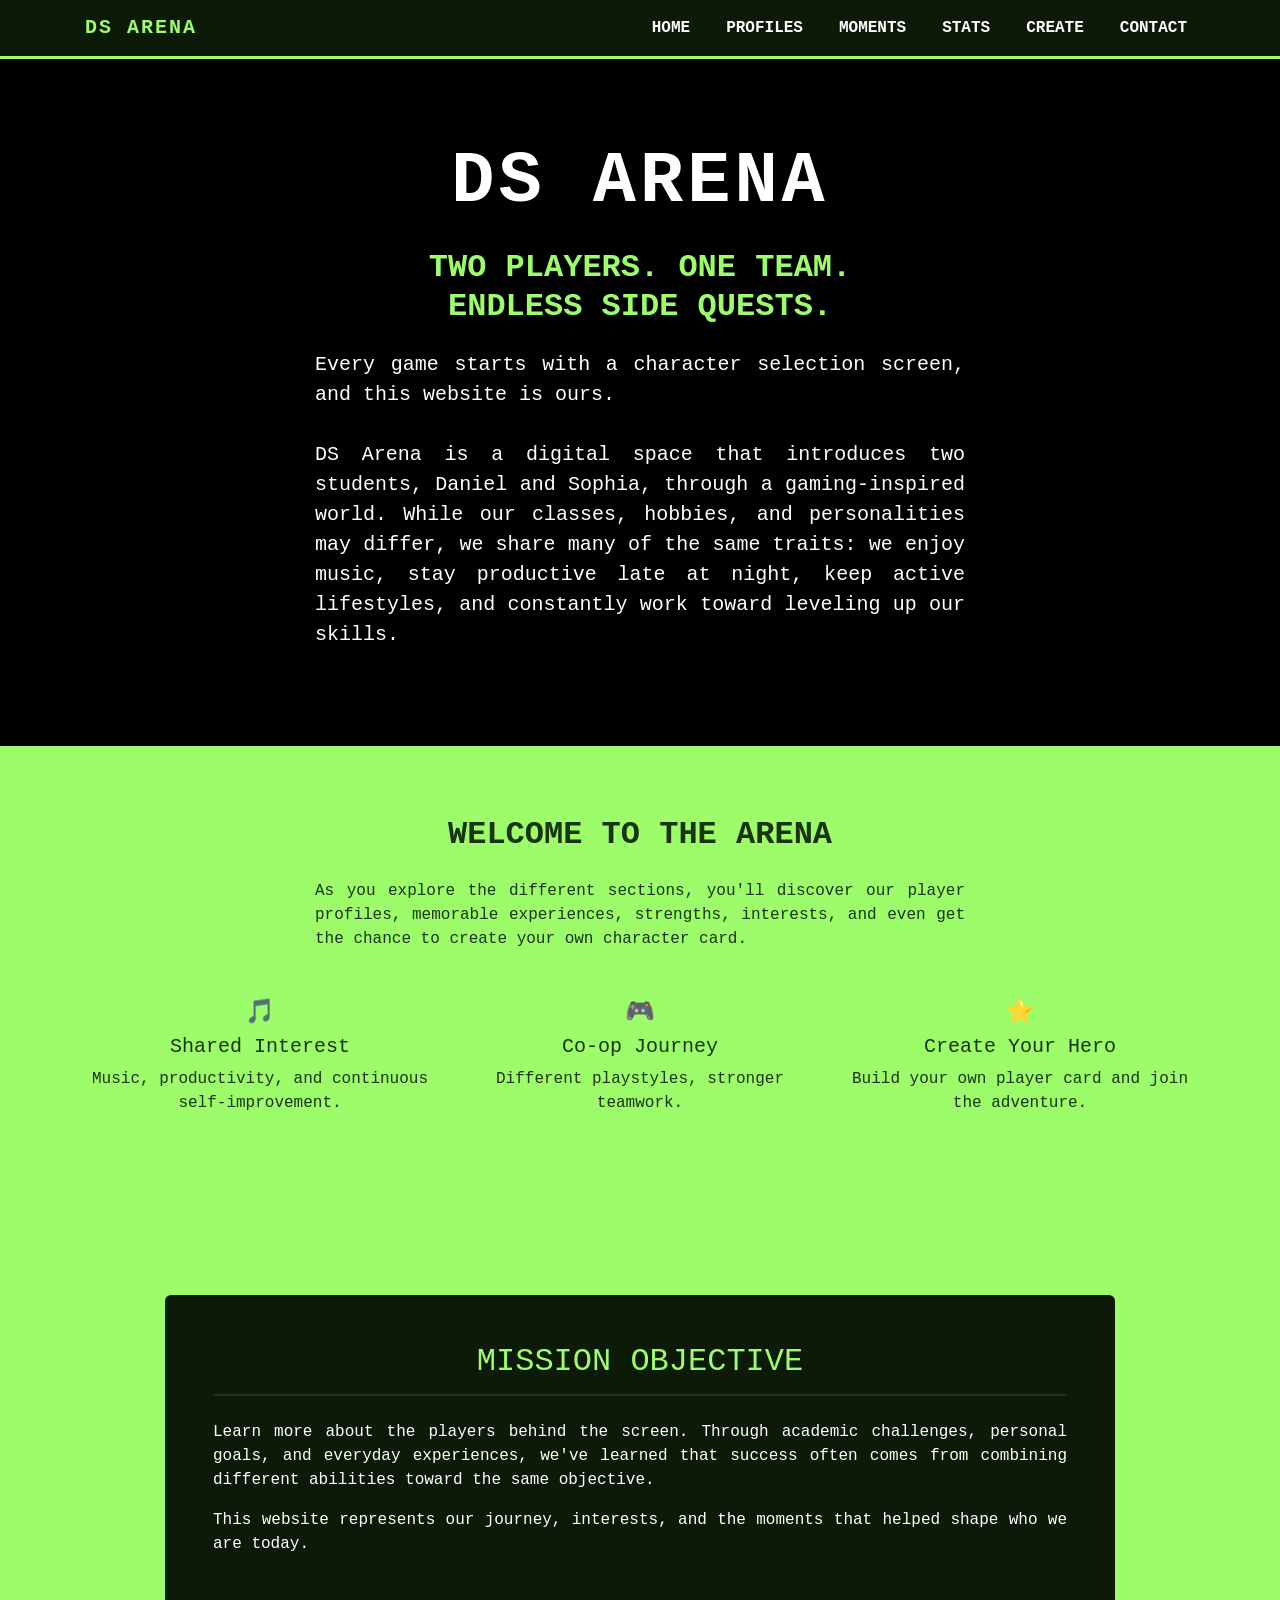
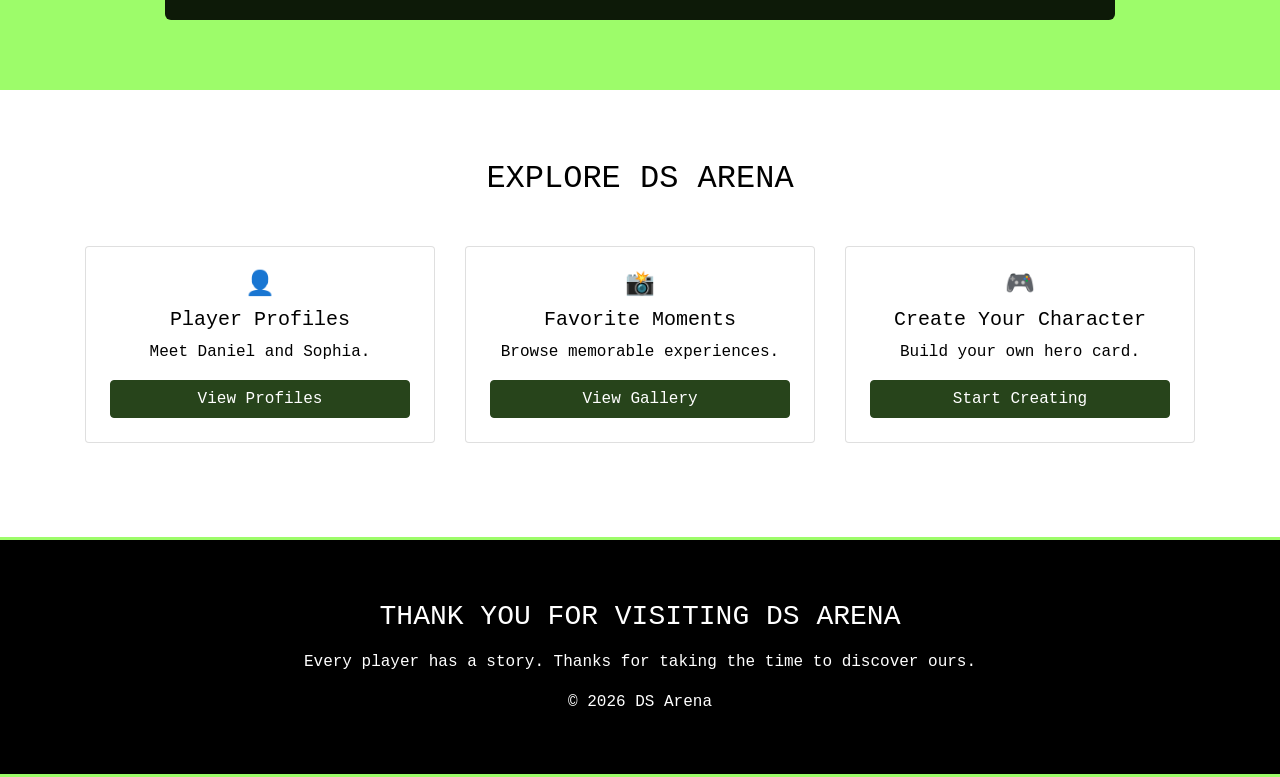
<file: index.html>
<!DOCTYPE html>
<html lang="en">
<head>
    <meta charset="UTF-8">
    <meta name="viewport" content="width=device-width, initial-scale=1.0">
    <title>DS Arena | Home</title>
    <link rel="stylesheet" href="https://cdn.jsdelivr.net/npm/bootstrap@4.6.2/dist/css/bootstrap.min.css">
    <link rel="stylesheet" href="styles1.css">
</head>
<body>

    <nav class="navbar navbar-expand-lg navbar-dark custom-nav sticky-top">
        <div class="container">
            <a class="navbar-brand arena-logo" href="index.html">DS ARENA</a>
            <button class="navbar-toggler" type="button" data-toggle="collapse" data-target="#navbarArena">
                <span class="navbar-toggler-icon"></span>
            </button>

            <div class="collapse navbar-collapse" id="navbarArena">
                <ul class="navbar-nav ml-auto">
                    <li class="nav-item">
                        <a class="nav-link activeMX" href="index.html">HOME</a>
                    </li>
                    <li class="nav-item">
                        <a class="nav-link activeMX" href="profiles.html">PROFILES</a>
                    </li>
                    <li class="nav-item">
                        <a class="nav-link activeMX" href="moments.html">MOMENTS</a>
                    </li>
                    <li class="nav-item">
                        <a class="nav-link activeMX" href="stats.html">STATS</a>
                    </li>
                    <li class="nav-item">
                        <a class="nav-link activeMX" href="create.html">CREATE</a>
                    </li>
                    <li class="nav-item">
                        <a class="nav-link activeMX" href="contact.html">CONTACT</a>
                    </li>
                </ul>
            </div>
        </div>
    </nav>

    <header class="hero-section">
        <div class="container text-center">
            <h1 class="display-3 main-title mb-4">DS ARENA</h1>
            <h2 class="subtitle-text mb-4">
                TWO PLAYERS. ONE TEAM.<br>
                ENDLESS SIDE QUESTS.
            </h2>
            <p class="lead text-justify max-text-box mx-auto">
                Every game starts with a character selection screen, and this website is ours.
                <br><br>
                DS Arena is a digital space that introduces two students, Daniel and Sophia, through a gaming-inspired world. While our classes, hobbies, and personalities may differ, we share many of the same traits: we enjoy music, stay productive late at night, keep active lifestyles, and constantly work toward leveling up our skills.
            </p>
        </div>
    </header>

    <section class="banner-lime">
        <div class="container text-center">
            <h2 class="banner-heading mb-4">WELCOME TO THE ARENA</h2>
            <p class="max-text-box mx-auto text-justify">
                As you explore the different sections, you'll discover our player profiles, memorable experiences, strengths, interests, and even get the chance to create your own character card.
            </p>
            <div class="row mt-5">
                <div class="col-md-4 mb-4">
                    <h4>🎵</h4>
                    <h5>Shared Interest</h5>
                    <p>Music, productivity, and continuous self-improvement.</p>
                </div>
                <div class="col-md-4 mb-4">
                    <h4>🎮</h4>
                    <h5>Co-op Journey</h5>
                    <p>Different playstyles, stronger teamwork.</p>
                </div>
                <div class="col-md-4 mb-4">
                    <h4>⭐</h4>
                    <h5>Create Your Hero</h5>
                    <p>Build your own player card and join the adventure.</p>
                </div>
            </div>
        </div>
    </section>

    <section class="profile-section">
        <div class="container">
            <div class="bio-container p-5 mx-auto">
                <h2 class="bio-title text-center mb-4">MISSION OBJECTIVE</h2>
                <p class="text-justify">
                    Learn more about the players behind the screen. Through academic challenges, personal goals, and everyday experiences, we've learned that success often comes from combining different abilities toward the same objective.
                </p>
                <p class="text-justify">
                    This website represents our journey, interests, and the moments that helped shape who we are today.
                </p>
            </div>
        </div>
    </section>

    <section class="stats-section">
        <div class="container text-center">
            <h2 class="mb-5">EXPLORE DS ARENA</h2>
            <div class="row">
                <div class="col-md-4 mb-4">
                    <div class="card p-4 h-100">
                        <h4>👤</h4>
                        <h5>Player Profiles</h5>
                        <p>Meet Daniel and Sophia.</p>
                        <a href="profiles.html" class="btn btn-success">View Profiles</a>
                    </div>
                </div>
                <div class="col-md-4 mb-4">
                    <div class="card p-4 h-100">
                        <h4>📸</h4>
                        <h5>Favorite Moments</h5>
                        <p>Browse memorable experiences.</p>
                        <a href="moments.html" class="btn btn-success">View Gallery</a>
                    </div>
                </div>
                <div class="col-md-4 mb-4">
                    <div class="card p-4 h-100">
                        <h4>🎮</h4>
                        <h5>Create Your Character</h5>
                        <p>Build your own hero card.</p>
                        <a href="create.html" class="btn btn-success">Start Creating</a>
                    </div>
                </div>
            </div>
        </div>
    </section>

    <footer class="feedback-banner">
        <div class="container text-center">
            <h3 class="mb-3">THANK YOU FOR VISITING DS ARENA</h3>
            <p>Every player has a story. Thanks for taking the time to discover ours.</p>
            <p class="mb-0">© 2026 DS Arena</p>
        </div>
    </footer>

    <script src="https://cdn.jsdelivr.net/npm/jquery@3.5.1/dist/jquery.slim.min.js"></script>
    <script src="https://cdn.jsdelivr.net/npm/bootstrap@4.6.2/dist/js/bootstrap.bundle.min.js"></script>
</body>
</html>
</file>
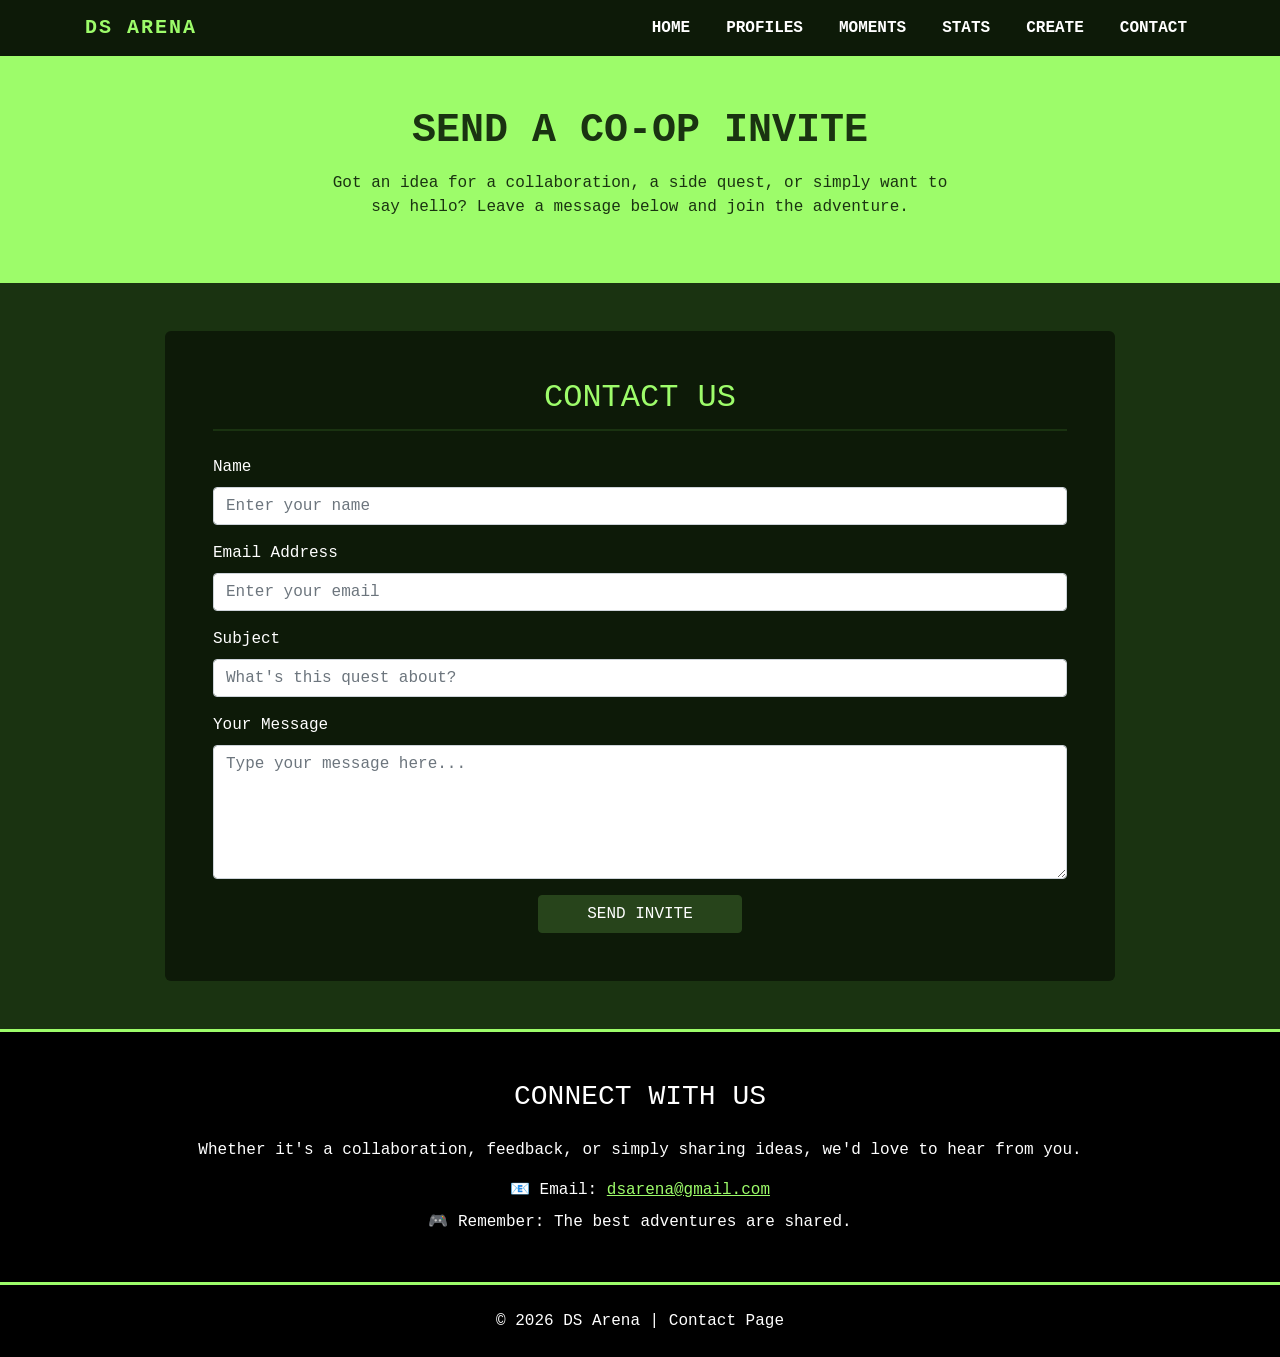
<file: contact.html>
<!DOCTYPE html>
  <html lang="en">
    <head>
      <meta charset="UTF-8">
      <meta name="viewport" content="width=device-width, initial-scale=1.0">
       <title>DS Arena | Contact</title>

    <!-- Bootstrap -->
      <link rel="stylesheet" href="https://cdn.jsdelivr.net/npm/bootstrap@4.6.2/dist/css/bootstrap.min.css">

      <!-- Shared CSS -->
      <link rel="stylesheet" href="styles1.css">
    </head>

 <body>

    <!-- nav -->

    <nav class="navbar navbar-expand-lg navbar-dark custom-nav sticky-top">
        <div class="container">

            <a class="navbar-brand arena-logo" href="index.html">
                DS ARENA</a>

            <button class="navbar-toggler"
                    type="button"
                    data-toggle="collapse"
                    data-target="#navbarArena">

                <span class="navbar-toggler-icon"></span>
            </button>

            <div class="collapse navbar-collapse" id="navbarArena">
                <ul class="navbar-nav ml-auto">

                    <li class="nav-item">
                        <a class="nav-link activeMX" href="index.html">HOME</a>
                    </li>

                    <li class="nav-item">
                        <a class="nav-link activeMX" href="profiles.html">PROFILES</a>
                    </li>

                    <li class="nav-item">
                        <a class="nav-link activeMX" href="moments.html">MOMENTS</a>
                    </li>

                    <li class="nav-item">
                        <a class="nav-link activeMX" href="stats.html">STATS</a>
                    </li>

                    <li class="nav-item">
                        <a class="nav-link activeMX" href="create.html">CREATE</a>
                    </li>

                    <li class="nav-item">
                        <a class="nav-link activeMX" href="contact.html">CONTACT</a>
                    </li>

                </ul>
            </div>
        </div>
    </nav>

    <!-- header -->

    <header class="banner-lime py-5">
        <div class="container text-center">
            <h1 class="section-title mb-3">
                SEND A CO-OP INVITE</h1>

            <p class="max-text-box mx-auto">
                Got an idea for a collaboration,
                a side quest, or simply want to say hello?
                Leave a message below and join the adventure.
            </p>
        </div>
    </header>

    <!--  Contact Form -->

    <section class="contact-isolated-section py-5">
        <div class="container">
            <div class="bio-container p-5 mx-auto">
                <h2 class="bio-title text-center mb-4">
                    CONTACT US</h2>

                <form>
                    <div class="form-group">
                        <label> Name</label>
                        <input type="text"
                               class="form-control"
                               placeholder="Enter your name"
                               required>
                    </div>

                    <div class="form-group">
                        <label> Email Address</label>
                        <input type="email"
                               class="form-control"
                               placeholder="Enter your email"
                               required>
                    </div>

                    <div class="form-group">
                        <label>Subject</label>
                        <input type="text"
                               class="form-control"
                               placeholder="What's this quest about?"
                               required>
                    </div>

                    <div class="form-group">
                        <label>Your Message</label>
                        <textarea class="form-control"
                                  rows="5"
                                  placeholder="Type your message here..."
                                  required></textarea>
                    </div>

                    <div class="text-center">
                        <button type="submit"
                                class="btn btn-success px-5">  SEND INVITE
                        </button>
                    </div>
                </form>
            </div>
        </div>
    </section>

    <!-- contact details= -->

    <section class="feedback-banner py-5">
        <div class="container text-center">
            <h3 class="mb-4">
                CONNECT WITH US</h3>

            <p>
                Whether it's a collaboration,
                feedback, or simply sharing ideas,
                we'd love to hear from you.
            </p>

            <p class="mb-2">
                📧 Email:
                <span class="email-highlight">
                    dsarena@gmail.com
                </span>
            </p>

            <p class="mb-0">
                🎮 Remember:
                The best adventures are shared.
            </p>
        </div>
    </section>

    <!-- =========================
         FOOTER
    ========================== -->

    <footer class="hero-section py-4">
  
        <div class="container text-center">
            <p class="mb-0 text-white">
                © 2026 DS Arena | Contact Page
            </p>
        </div>
    </footer>

    <!-- Bootstrap -->

    <script src="https://cdn.jsdelivr.net/npm/jquery@3.5.1/dist/jquery.slim.min.js"></script>
    <script src="https://cdn.jsdelivr.net/npm/bootstrap@4.6.2/dist/js/bootstrap.bundle.min.js"></script>

  </body>
</html>
</file>
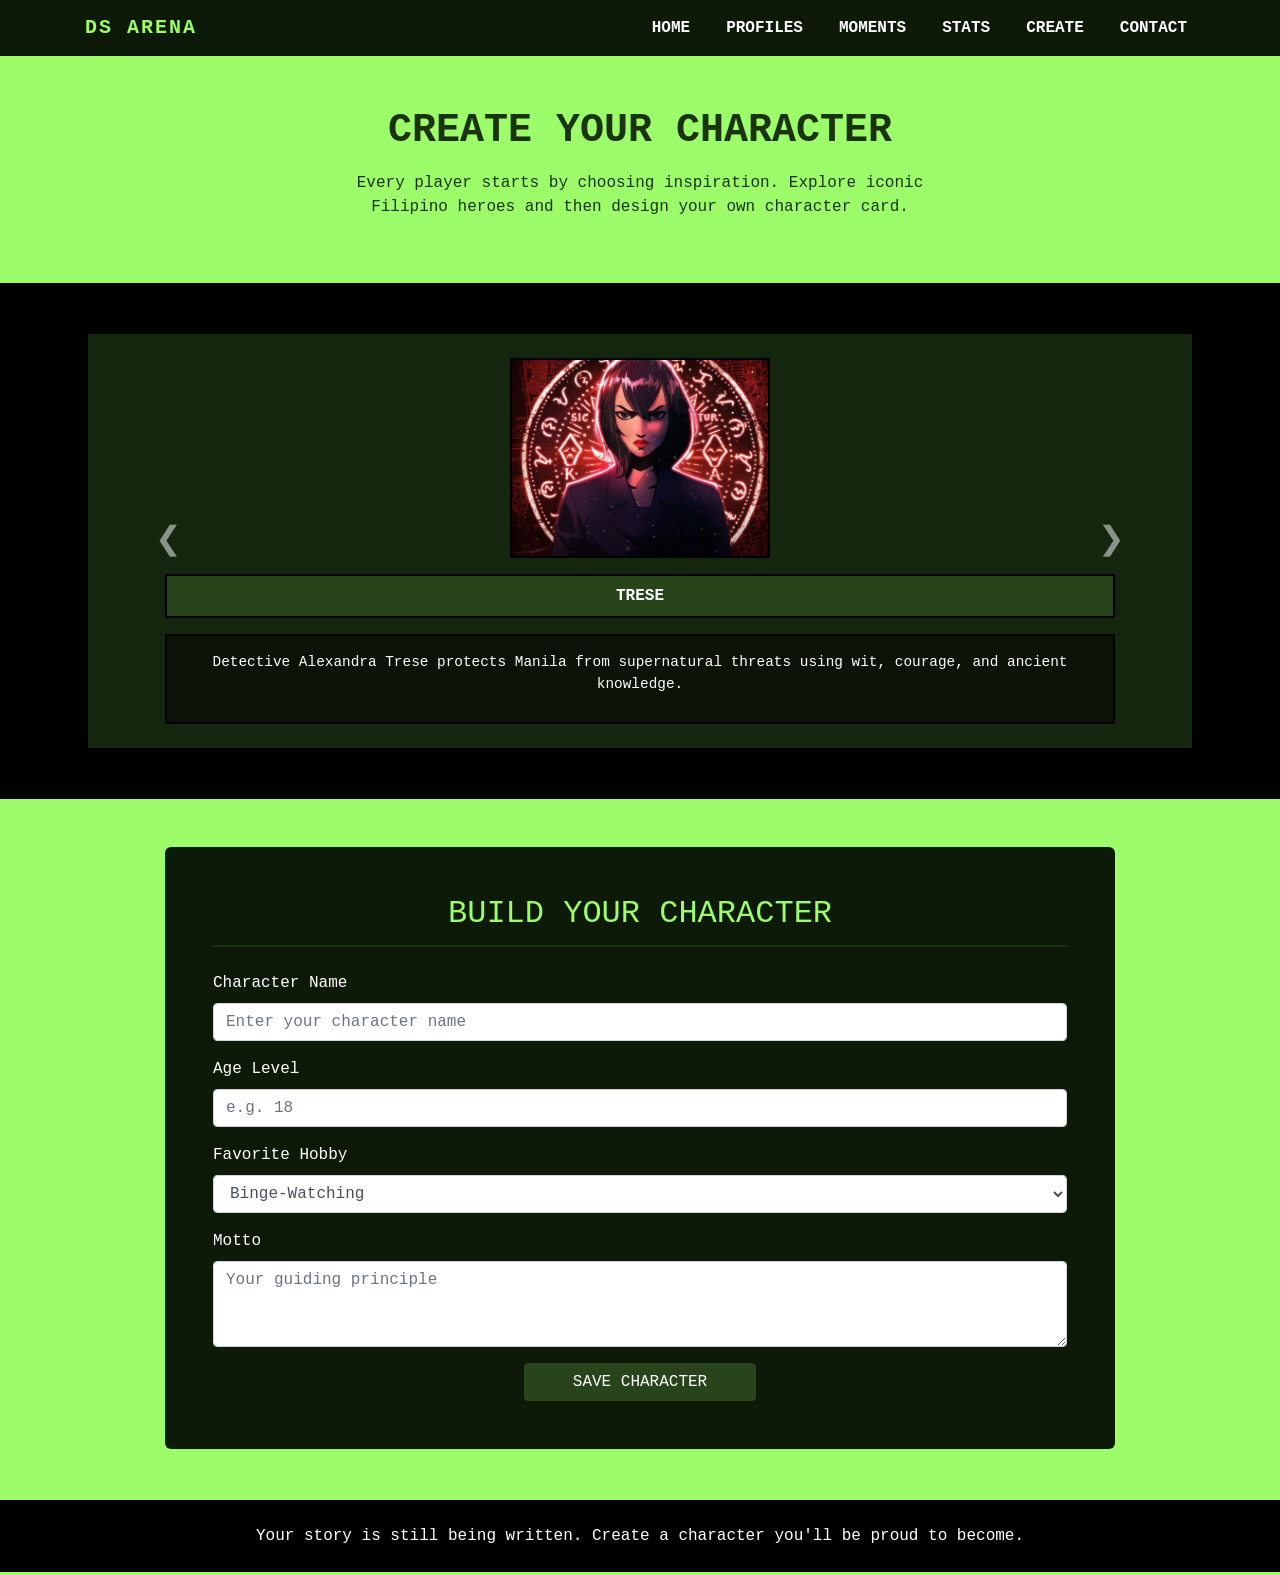
<file: create.html>
<!DOCTYPE html>
  <html lang="en">
    <head>
        <meta charset="UTF-8">
        <meta name="viewport" content="width=device-width, initial-scale=1.0">
        <title>DS Arena | Create Your Character</title>

            <!-- Bootstrap -->
            <link rel="stylesheet" href="https://cdn.jsdelivr.net/npm/bootstrap@4.6.2/dist/css/bootstrap.min.css">

            <!-- Shared CSS -->
            <link rel="stylesheet" href="styles1.css">
  </head>

 <body>

    <!-- nav -->

    <nav class="navbar navbar-expand-lg navbar-dark custom-nav sticky-top">

        <div class="container">
            <a class="navbar-brand arena-logo" href="index.html">
                DS ARENA</a>

            <button class="navbar-toggler"
                    type="button"
                    data-toggle="collapse"
                    data-target="#navbarArena">

                <span class="navbar-toggler-icon"></span>
            </button>

            <div class="collapse navbar-collapse" id="navbarArena">
                <ul class="navbar-nav ml-auto">

                    <li class="nav-item">
                        <a class="nav-link activeMX" href="index.html">HOME</a>
                    </li>

                    <li class="nav-item">
                        <a class="nav-link activeMX" href="profiles.html">PROFILES</a>
                    </li>

                    <li class="nav-item">
                        <a class="nav-link activeMX" href="moments.html">MOMENTS</a>
                    </li>

                    <li class="nav-item">
                        <a class="nav-link activeMX" href="stats.html">STATS</a>
                    </li>

                    <li class="nav-item">
                        <a class="nav-link activeMX" href="create.html">CREATE</a>
                    </li>

                    <li class="nav-item">
                        <a class="nav-link activeMX" href="contact.html">CONTACT</a>
                    </li>

                </ul>
            </div>
        </div>
    </nav>

    <!-- header -->

    <header class="banner-lime py-5">
        <div class="container text-center">
            <h1 class="section-title mb-3">
                CREATE YOUR CHARACTER</h1>

            <p class="max-text-box mx-auto">
                Every player starts by choosing inspiration.
                Explore iconic Filipino heroes and then
                design your own character card.
            </p>
        </div>
    </header>

    <!--  hero -->

    <section class="hero-section py-5">

        <div class="container">
            <div id="heroCarousel"
                 class="carousel slide"
                 data-ride="carousel">

                <div class="carousel-inner">

                    <!-- Trese -->
                    <div class="carousel-item active">
                        <div class="wireframe-hero-box p-4 text-center">
                            <div class="hero-image-frame mx-auto mb-3">
                                <img src="Trese.jpg"
                                     class="wireframe-img-display"
                                     alt="Trese">
                            </div>

                            <div class="wireframe-name-banner mx-auto py-2 mb-3">
                                TRESE
                            </div>

                            <div class="wireframe-description-box mx-auto p-3">
                                Detective Alexandra Trese protects Manila
                                from supernatural threats using wit,
                                courage, and ancient knowledge.
                            </div>
                        </div>
                    </div>

                    <!-- Darna -->
                    <div class="carousel-item">

                        <div class="wireframe-hero-box p-4 text-center">
                            <div class="hero-image-frame mx-auto mb-3">
                                <img src="Darna.jpg"
                                     class="wireframe-img-display"
                                     alt="Darna">
                            </div>

                            <div class="wireframe-name-banner mx-auto py-2 mb-3">
                                DARNA
                            </div>

                            <div class="wireframe-description-box mx-auto p-3">
                                A symbol of bravery and justice,
                                Darna fights evil while protecting
                                those in need.
                            </div>
                        </div>
                    </div>

                    <!-- Captain Barbel -->
                    <div class="carousel-item">
                        <div class="wireframe-hero-box p-4 text-center">
                            <div class="hero-image-frame mx-auto mb-3">
                                <img src="Captain Barbel.jpg"
                                     class="wireframe-img-display"
                                     alt="Captain Barbel">
                            </div>
                            <div class="wireframe-name-banner mx-auto py-2 mb-3">
                                CAPTAIN BARBEL
                            </div>

                            <div class="wireframe-description-box mx-auto p-3">
                                A hero known for incredible strength,
                                determination, and an unwavering
                                sense of justice.
                            </div>
                        </div>
                    </div>

                    <!-- Lastikman -->
                    <div class="carousel-item">
                        <div class="wireframe-hero-box p-4 text-center">
                            <div class="hero-image-frame mx-auto mb-3">
                                <img src="Lastikman.jpg"
                                     class="wireframe-img-display"
                                     alt="Lastikman">
                            </div>

                            <div class="wireframe-name-banner mx-auto py-2 mb-3">
                                LASTIKMAN
                            </div>

                            <div class="wireframe-description-box mx-auto p-3">
                                Flexible, adaptable, and creative,
                                Lastikman uses his powers to solve
                                problems in unique ways.
                            </div>
                        </div>
                    </div>

                    <!-- Zsa Zsa -->
                    <div class="carousel-item">
                        <div class="wireframe-hero-box p-4 text-center">
                            <div class="hero-image-frame mx-auto mb-3">
                                <img src="ZsaZsa Zaturnnah.jpg"
                                     class="wireframe-img-display"
                                     alt="Zsa Zsa Zaturnnah">
                            </div>

                            <div class="wireframe-name-banner mx-auto py-2 mb-3">
                                ZSA ZSA ZATURNNAH
                            </div>

                            <div class="wireframe-description-box mx-auto p-3">
                                Confident, fearless, and unapologetically
                                authentic while defending others.
                            </div>
                        </div>
                    </div>

                    <!-- Gagamboy -->
                    <div class="carousel-item">
                        <div class="wireframe-hero-box p-4 text-center">
                            <div class="hero-image-frame mx-auto mb-3">
                                <img src="Gagamboy.jpg"
                                     class="wireframe-img-display"
                                     alt="Gagamboy">
                            </div>

                            <div class="wireframe-name-banner mx-auto py-2 mb-3">
                                GAGAMBOY
                            </div>

                            <div class="wireframe-description-box mx-auto p-3">
                                A comedic underdog who proves that
                                determination matters more than perfection.
                            </div>
                        </div>
                    </div>
                </div>

                <!-- Controls -->

                <a class="carousel-control-prev"
                   href="#heroCarousel"
                   role="button"
                   data-slide="prev">

                    <span class="arrow-btn">
                        &#10094;
                    </span>
                </a>

                <a class="carousel-control-next"
                   href="#heroCarousel"
                   role="button"
                   data-slide="next">

                    <span class="arrow-btn">
                        &#10095;
                    </span>
                </a>

            </div>
        </div>
    </section>

    <!-- =========================
         build yourcharacter 
    ========================== -->

    <section class="profile-section py-5">

        <div class="container">
            <div class="bio-container p-5 mx-auto">
                <h2 class="bio-title text-center mb-4">  BUILD YOUR CHARACTER </h2>

                <form>
                    <div class="form-group">
                        <label>  Character Name</label>
                        <input type="text"
                               class="form-control"
                               placeholder="Enter your character name">
                    </div>

                    <div class="form-group">
                        <label> Age Level</label>
                        <input type="number"
                               class="form-control focus-input"
                               placeholder="e.g. 18">
                    </div>

                    <div class="form-group">
                        <label>  Favorite Hobby</label>
                        <select class="form-control focus-input">
                    <option>Binge-Watching</option>
                    <option>Reading</option>
                    <option>Gaming</option>
                    <option>Art</option>
                    <option>Singing</option>
                    <option>Cooking</option>
                    <option>Other</option>
                </select>
                    </div>

                    <div class="form-group">
                        <label> Motto</label>
                        <textarea class="form-control"
                                  rows="3"
                                  placeholder="Your guiding principle"></textarea>
                    </div>

                    <div class="text-center">
                        <button type="submit"
                                class="btn btn-success px-5">
                            SAVE CHARACTER
                        </button>
                    </div>
                </form>
            </div>
        </div>
    </section>

    <!-- =========================
         FOOTER
    ========================== -->

    <footer class="feedback-banner py-4">

        <div class="container text-center">
            <p class="mb-0">
                Your story is still being written.
                Create a character you'll be proud to become.
            </p>
        </div>
    </footer>

    <!-- Bootstrap -->

    <script src="https://cdn.jsdelivr.net/npm/jquery@3.5.1/dist/jquery.slim.min.js"></script>
    <script src="https://cdn.jsdelivr.net/npm/bootstrap@4.6.2/dist/js/bootstrap.bundle.min.js"></script>

  </body>
</html>
</file>
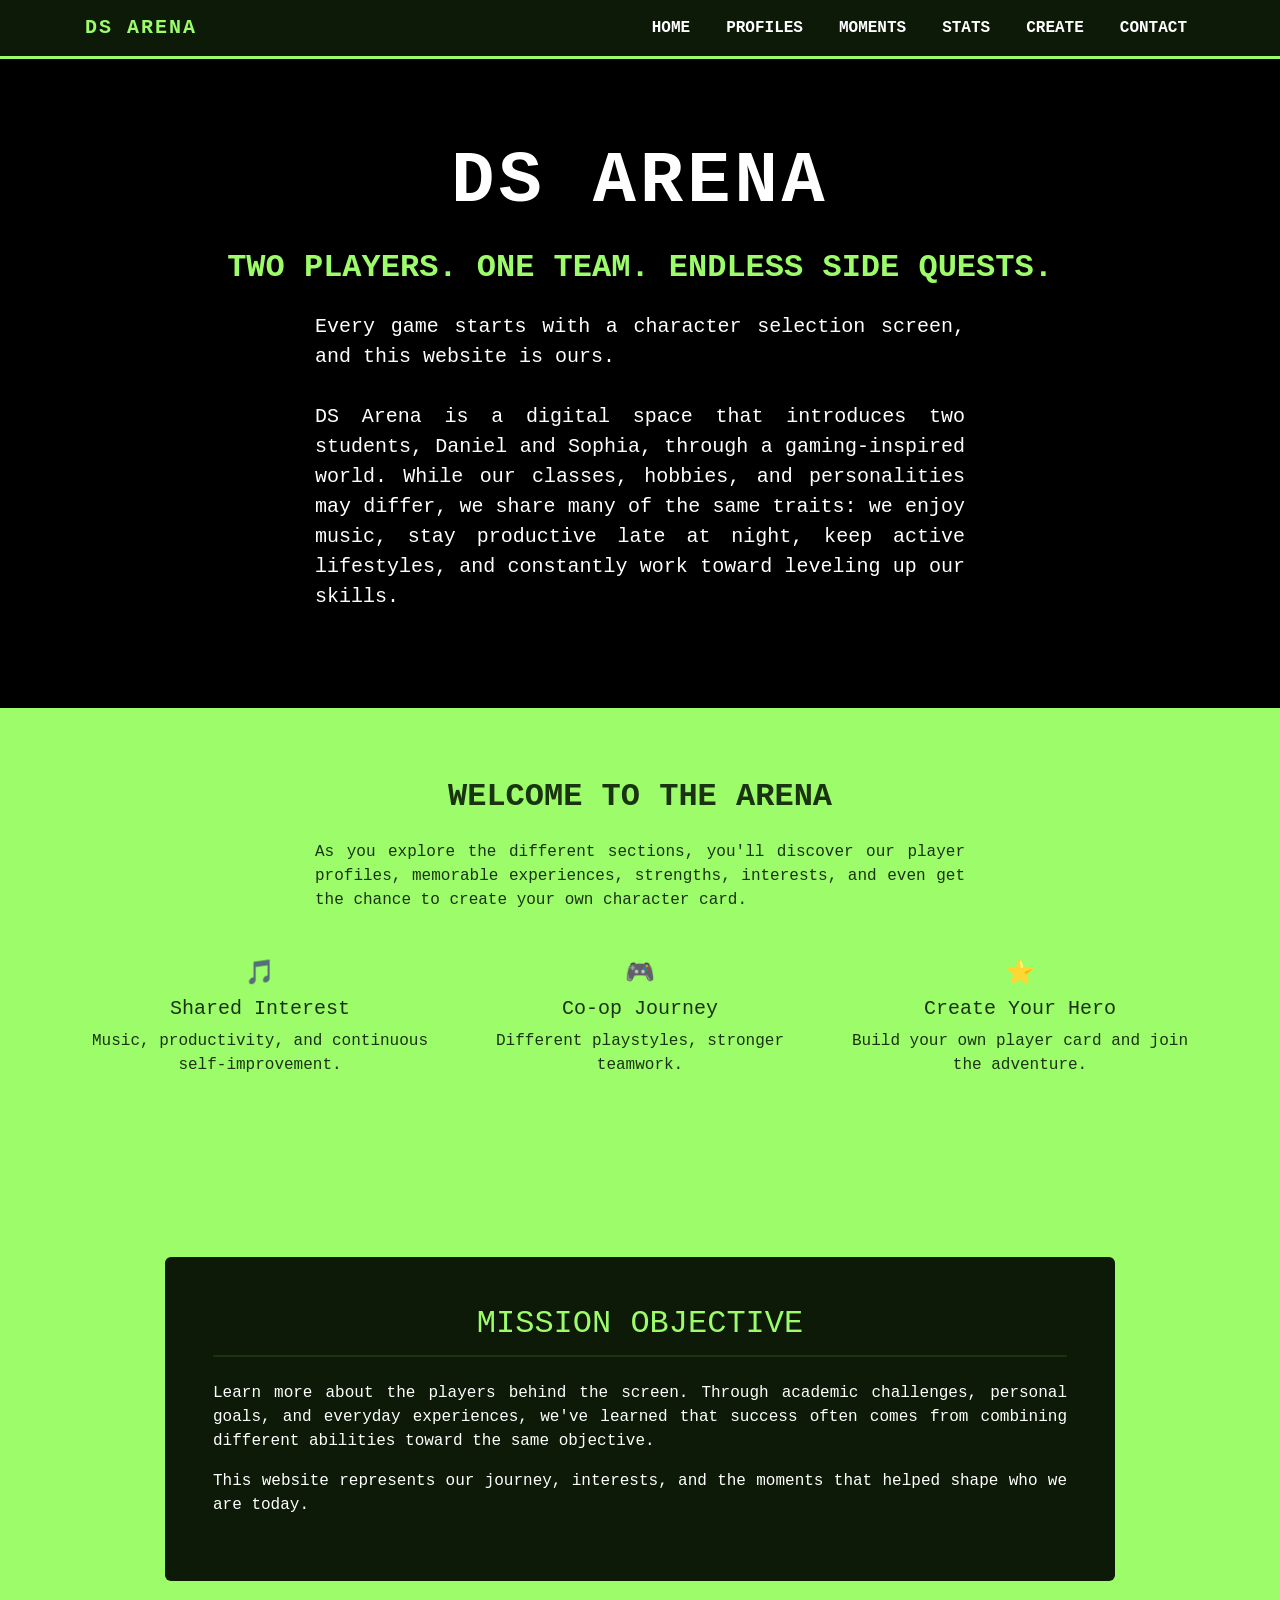
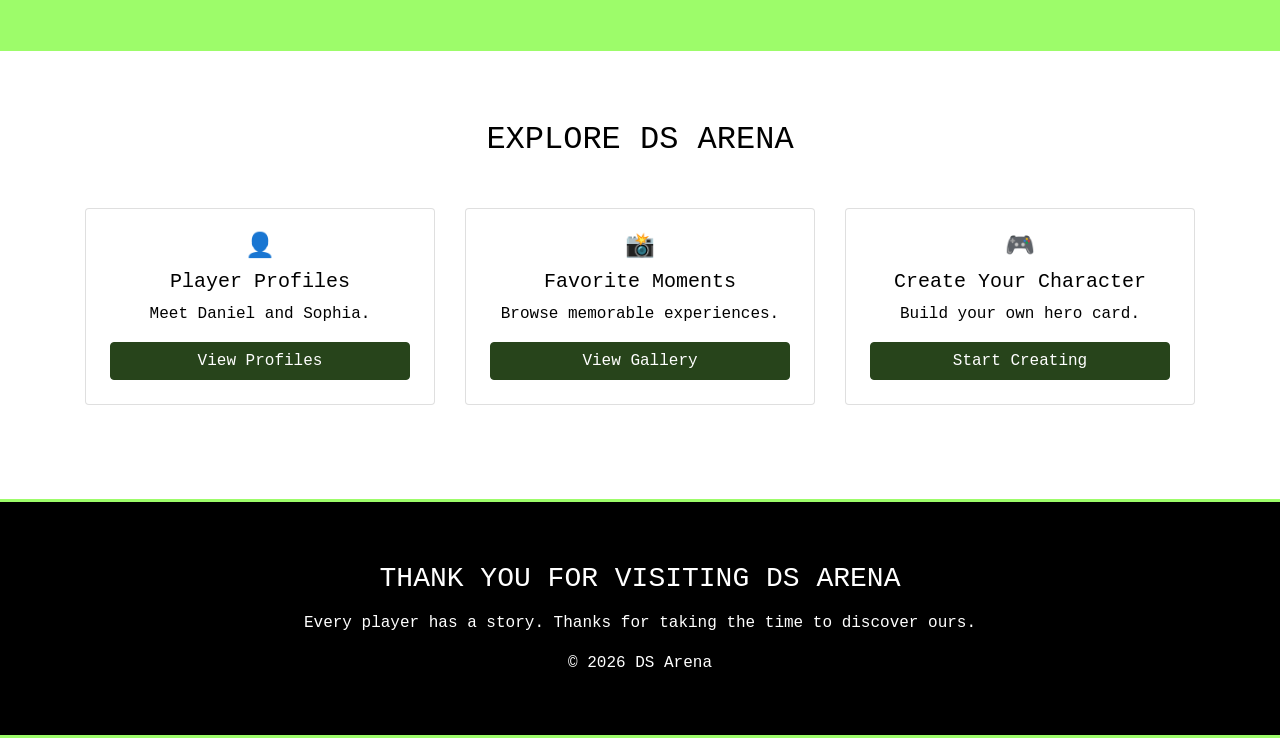
<file: home.html>
<!DOCTYPE html>
  <html lang="en">
   <head>
    <meta charset="UTF-8">
    <meta name="viewport" content="width=device-width, initial-scale=1.0">
    <title>DS Arena | Home</title>

        <!-- Bootstrap -->
     <link rel="stylesheet" href="https://cdn.jsdelivr.net/npm/bootstrap@4.6.2/dist/css/bootstrap.min.css">
        <!-- Shared CSS -->
        <link rel="stylesheet" href="styles1.css">
   </head>

 <body>

    <!-- navigation -->
    <nav class="navbar navbar-expand-lg navbar-dark custom-nav sticky-top">
        <div class="container">
            <a class="navbar-brand arena-logo" href="index.html">
                DS ARENA </a>
            <button class="navbar-toggler" type="button" data-toggle="collapse" data-target="#navbarArena">
                <span class="navbar-toggler-icon"></span>
            </button>

            <div class="collapse navbar-collapse" id="navbarArena">
                <ul class="navbar-nav ml-auto">
                    <li class="nav-item">
                        <a class="nav-link activeMX" href="home.html">
                            HOME  </a>
                    </li>

                    <li class="nav-item">
                        <a class="nav-link activeMX" href="profiles.html">
                            PROFILES </a>
                    </li>

                    <li class="nav-item">
                        <a class="nav-link activeMX" href="moments.html">
                            MOMENTS</a>
                    </li>

                    <li class="nav-item">
                        <a class="nav-link activeMX" href="stats.html">
                            STATS </a>
                    </li>

                    <li class="nav-item">
                        <a class="nav-link activeMX" href="create.html">
                            CREATE</a>
                    </li>

                    <li class="nav-item">
                        <a class="nav-link activeMX" href="contact.html">
                            CONTACT   </a>
                    </li>
                </ul>
            </div>
        </div>
    </nav>

    <!-- hero section -->

    <header class="hero-section">
        <div class="container text-center">
            <h1 class="display-3 main-title mb-4">
                DS ARENA </h1>

            <h2 class="subtitle-text mb-4">
                TWO PLAYERS. ONE TEAM.
                ENDLESS SIDE QUESTS.
            </h2>

            <p class="lead text-justify max-text-box mx-auto">
                Every game starts with a character selection screen,
                and this website is ours.
                <br>
                <br>
                DS Arena is a digital space that introduces two students,
                Daniel and Sophia, through a gaming-inspired world.
                While our classes, hobbies, and personalities may differ,
                we share many of the same traits:
                we enjoy music, stay productive late at night, keep active lifestyles,
                and constantly work toward leveling up our skills.
            </p>
        </div>
    </header>

    <!-- welcome section -->

    <section class="banner-lime">
        <div class="container text-center">
            <h2 class="banner-heading mb-4">
                WELCOME TO THE ARENA </h2>

            <p class="max-text-box mx-auto text-justify">
                As you explore the different sections,
                you'll discover our player profiles, memorable experiences,
                strengths, interests, and even get the chance to create your own character card.
            </p>

            <div class="row mt-5">
                <div class="col-md-4 mb-4">
                    <h4>🎵 </h4>
                     <h5>Shared Interest</h5>
                        <p> Music, productivity, and continuous self-improvement.</p>
                </div>

                <div class="col-md-4 mb-4">
                    <h4>  🎮 </h4>
                      <h5>  Co-op Journey  </h5>
                        <p> Different playstyles, stronger teamwork.  </p>
                </div>

                <div class="col-md-4 mb-4">
                    <h4> ⭐  </h4>
                     <h5>Create Your Hero</h5>
                        <p>
                        Build your own player card and join the adventure.</p>
                </div>
            </div>
        </div>
    </section>

    <!-- mission objective -->

    <section class="profile-section">
        <div class="container">
            <div class="bio-container p-5 mx-auto">
                <h2 class="bio-title text-center mb-4">
                    MISSION OBJECTIVE </h2>
                <p class="text-justify">
                    Learn more about the players behind the screen.
                    Through academic challenges, personal goals,
                    and everyday experiences, we've learned that success often comes from combining
                    different abilities toward the same objective.
                </p>

                <p class="text-justify">
                    This website represents our journey, interests,
                    and the moments that helped shape who we are today.
                </p>
            </div>
        </div>
    </section>

    <!-- quick access -->

    <section class="stats-section">
        <div class="container text-center">
            <h2 class="mb-5">
                EXPLORE DS ARENA </h2>
            <div class="row">
                <div class="col-md-4 mb-4">
                  <div class="card p-4 h-100">
                        <h4>👤</h4>
                         <h5> Player Profiles</h5>
                            <p> Meet Daniel and Sophia.</p>
                             <a href="profiles.html" class="btn btn-success">
                                 View Profiles </a>
                    </div>
                </div>

                <div class="col-md-4 mb-4">
                    <div class="card p-4 h-100">
                        <h4>📸</h4>
                         <h5> Favorite Moments </h5>
                            <p>Browse memorable experiences.</p>
                             <a href="moments.html" class="btn btn-success">
                              View Gallery </a>
                    </div>
                </div>

                <div class="col-md-4 mb-4">
                    <div class="card p-4 h-100">
                        <h4>🎮</h4>
                         <h5> Create Your Character</h5>
                          <p> Build your own hero card.  </p>
                           <a href="create.html" class="btn btn-success">
                            Start Creating </a>
                    </div>
                </div>
            </div>
        </div>
    </section>

    <!-- footer -->

    <footer class="feedback-banner">
        <div class="container text-center">
            <h3 class="mb-3">
                THANK YOU FOR VISITING DS ARENA </h3>
            <p>
                Every player has a story.
                Thanks for taking the time to discover ours.
            </p>

            <p class="mb-0">
                © 2026 DS Arena
            </p>
        </div>
     </footer>

        <!-- Bootstrap Scripts -->
       <script src="https://cdn.jsdelivr.net/npm/jquery@3.5.1/dist/jquery.slim.min.js"></script>

       <script src="https://cdn.jsdelivr.net/npm/bootstrap@4.6.2/dist/js/bootstrap.bundle.min.js"></script>
    </body>
</html>
</file>
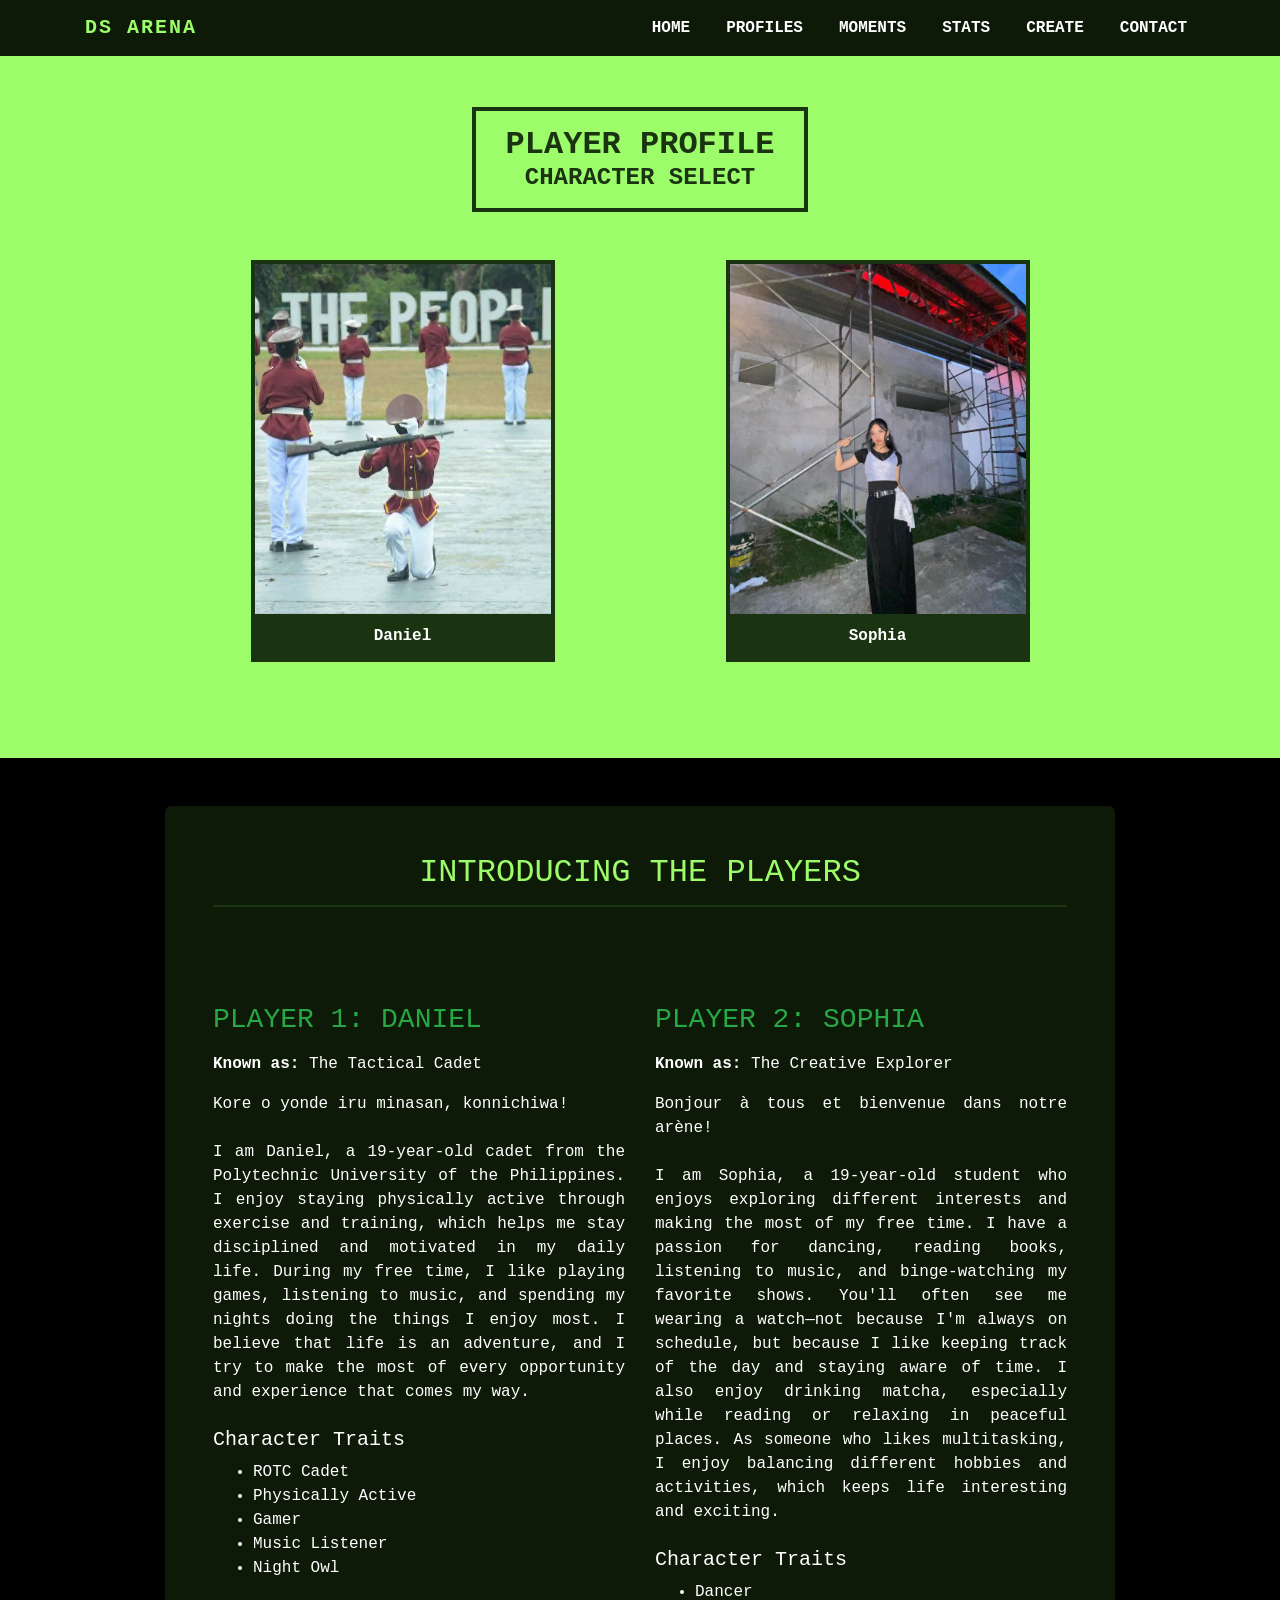
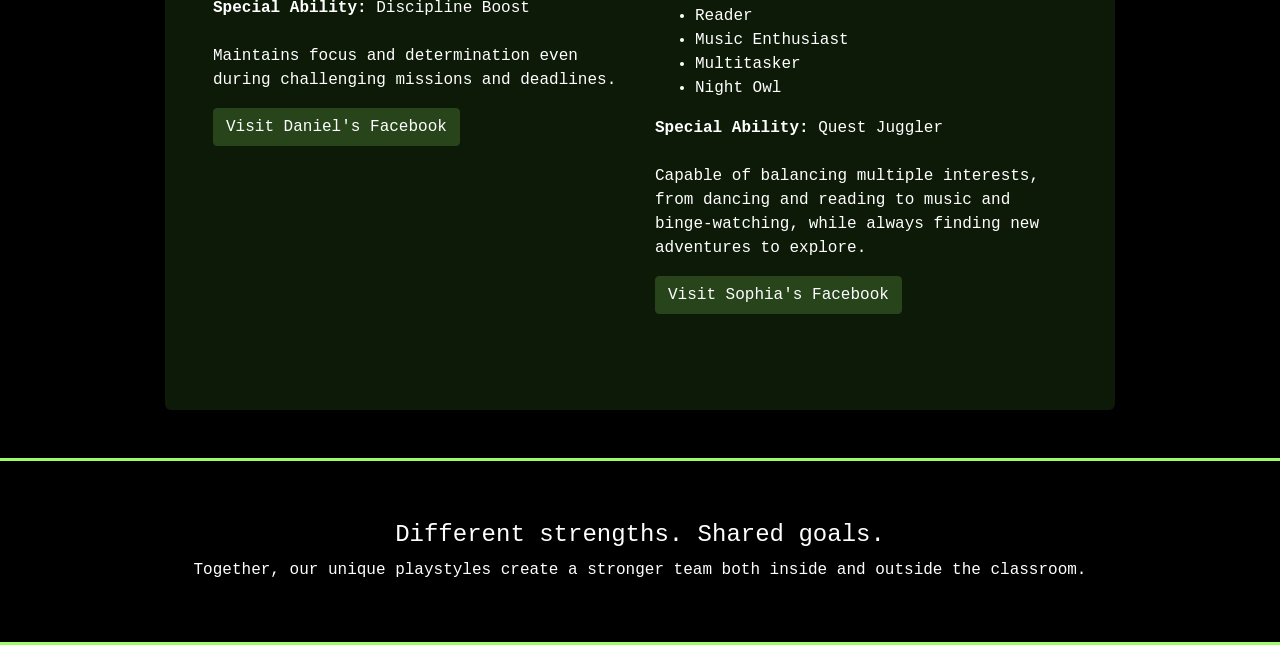
<file: profiles.html>
<!DOCTYPE html>
    <html lang="en">
    <head>
        <meta charset="UTF-8">
        <meta name="viewport" content="width=device-width, initial-scale=1.0">
            <title>DS Arena | Profiles</title>

        <!-- Bootstrap -->
        <link rel="stylesheet" href="https://cdn.jsdelivr.net/npm/bootstrap@4.6.2/dist/css/bootstrap.min.css">

        <!-- Shared CSS -->
        <link rel="stylesheet" href="styles1.css">
    </head>

<body>
    <!-- nav -->
    <nav class="navbar navbar-expand-lg navbar-dark custom-nav sticky-top">

        <div class="container">
            <a class="navbar-brand arena-logo" href="index.html">
                DS ARENA </a>

            <button class="navbar-toggler" type="button" data-toggle="collapse" data-target="#navbarArena">
                <span class="navbar-toggler-icon"></span>
            </button>

            <div class="collapse navbar-collapse" id="navbarArena">
                <ul class="navbar-nav ml-auto">
                    <li class="nav-item">
                        <a class="nav-link activeMX" href="index.html">HOME</a>
                    </li>

                    <li class="nav-item">
                        <a class="nav-link activeMX" href="profiles.html">PROFILES</a>
                    </li>

                    <li class="nav-item">
                        <a class="nav-link activeMX" href="moments.html">MOMENTS</a>
                    </li>

                    <li class="nav-item">
                        <a class="nav-link activeMX" href="stats.html">STATS</a>
                    </li>

                    <li class="nav-item">
                        <a class="nav-link activeMX" href="create.html">CREATE</a>
                    </li>

                    <li class="nav-item">
                        <a class="nav-link activeMX" href="contact.html">CONTACT</a>
                    </li>
                </ul>
            </div>
        </div>
    </nav>

    <!-- header -->

    <section class="profile-section py-5">
        <div class="container text-center">
            <div class="profile-header-box mx-auto mb-5">
                <h2 class="section-title">
                    PLAYER PROFILE</h2>
                  <h4 class="section-subtitle">
                    CHARACTER SELECT</h4>
            </div>

            <!-- PLAYER IMAGES -->

            <div class="row justify-content-center">

                <!-- DANIEL -->

                <div class="col-md-5 mb-5">
                    <div class="player-frame">
                        <img src="Profile1.jpg"  alt="Daniel" class="img-fluid player-img">
                         <a href="#daniel-bio" class="player-name-tag d-block text-center text-white text-decoration-none">Daniel</a> 
                    </div>
                </div>

                <!-- SOPHIA -->

                <div class="col-md-5 mb-5">
                    <div class="player-frame">
                        <img src="Profile.jpg" alt="Sophia" class="img-fluid player-img">
                         <a href="#sophia-bio" class="player-name-tag d-block text-center text-white text-decoration-none">Sophia</a>
                        </div>
                    </div>

                </div>
            </div>
        </div>
    </section>

    <!-- introducing the players-->

    <section class="hero-section py-5">
        <div class="container">
            <div class="bio-container p-5 mx-auto">
                <h2 class="bio-title text-center mb-5">
                    INTRODUCING THE PLAYERS </h2>

                <div class="row">

                    <!-- DANIEL -->

                    <div class="col-lg-6 mb-5">
                        <div class="col-lg-6 mb-5" id="daniel-bio"></div>
                        <h3 class="text-success mb-3">
                            PLAYER 1: DANIEL</h3>
                            
                        <p>
                            <strong>Known as:</strong>
                            The Tactical Cadet
                        </p>

                        <p class="text-justify">

                            Kore o yonde iru minasan, konnichiwa!
                            <br>
                            <br>
                            I am Daniel, a 19-year-old cadet from the
                            Polytechnic University of the Philippines.
                            I enjoy staying physically active through
                            exercise and training, which helps me stay
                            disciplined and motivated in my daily life.
                            During my free time, I like playing games,
                            listening to music, and spending my nights
                            doing the things I enjoy most.
                            I believe that life is an adventure, and I
                            try to make the most of every opportunity
                            and experience that comes my way.
                        </p>

                        <h5 class="mt-4">
                            Character Traits </h5>

                        <ul>
                            <li>ROTC Cadet</li>
                            <li>Physically Active</li>
                            <li>Gamer</li>
                            <li>Music Listener</li>
                            <li>Night Owl</li>
                        </ul>

                        <p><strong>Special Ability:</strong>
                            Discipline Boost
                            <br>
                            <br>
                             Maintains focus and
                            determination even during challenging
                            missions and deadlines.
                        </p>

                        <a href="https://www.facebook.com/daniel.caalim"
                           target="_blank"
                           class="btn btn-success">
                            Visit Daniel's Facebook
                        </a>
                    </div>

                    <!-- SOPHIA -->

                    <div class="col-lg-6 mb-5">
                        <div class="col-lg-6 mb-5" id="sophia-bio"></div>
                        <h3 class="text-success mb-3">
                            PLAYER 2: SOPHIA </h3>

                        <p>
                            <strong>Known as:</strong>
                            The Creative Explorer
                        </p>

                        <p class="text-justify">
                            Bonjour à tous et bienvenue dans notre arène!
                            <br>
                            <br>
                            I am Sophia, a 19-year-old student who enjoys
                            exploring different interests and making the
                            most of my free time.
                            I have a passion for dancing, reading books,
                            listening to music, and binge-watching my
                            favorite shows.
                            You'll often see me wearing a watch—not because
                            I'm always on schedule, but because I like
                            keeping track of the day and staying aware
                            of time.
                            I also enjoy drinking matcha, especially while
                            reading or relaxing in peaceful places.
                            As someone who likes multitasking, I enjoy
                            balancing different hobbies and activities,
                            which keeps life interesting and exciting.
                        </p>

                        <h5 class="mt-4">
                            Character Traits</h5>

                        <ul>
                            <li>Dancer</li>
                            <li>Reader</li>
                            <li>Music Enthusiast</li>
                            <li>Multitasker</li>
                            <li>Night Owl</li>
                        </ul>

                        <p>
                            <strong>Special Ability:</strong>
                            Quest Juggler 
                            <br>
                            <br>
                            Capable of balancing multiple
                            interests, from dancing and reading to music
                            and binge-watching, while always finding new
                            adventures to explore.
                        </p>

                        <a href="https://www.facebook.com/ms.softtiee"
                           target="_blank"
                           class="btn btn-success">
                            Visit Sophia's Facebook
                        </a>
                    </div>
                </div>
            </div>
        </div>
    </section>

    <!-- footer -->

    <footer class="feedback-banner text-center">
        <div class="container">
            <h4>
                Different strengths.
                Shared goals.
            </h4>

            <p class="mb-0">
                Together, our unique playstyles create a stronger team
                both inside and outside the classroom.
            </p>
        </div>
    </footer>

    <!-- Bootstrap -->

    <script src="https://cdn.jsdelivr.net/npm/jquery@3.5.1/dist/jquery.slim.min.js"></script>
    <script src="https://cdn.jsdelivr.net/npm/bootstrap@4.6.2/dist/js/bootstrap.bundle.min.js"></script>

  </body>
</html>
</file>
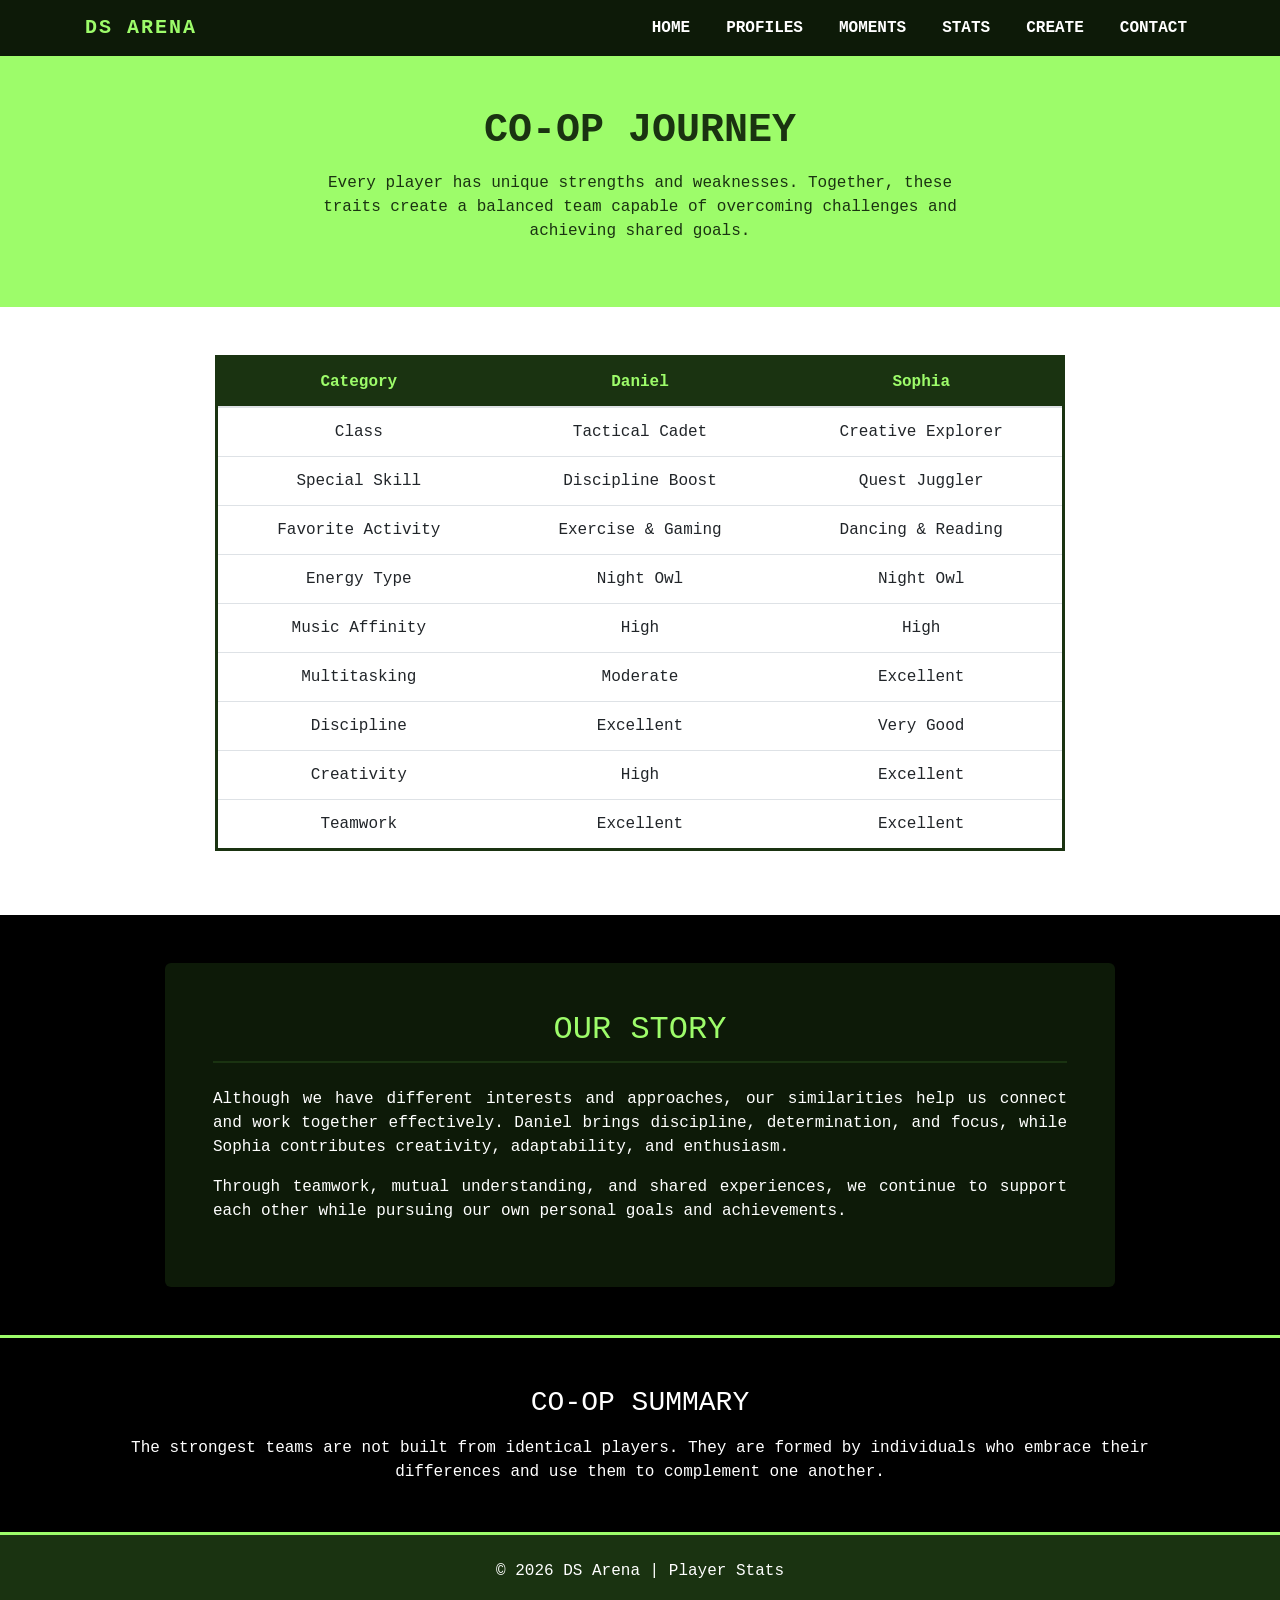
<file: stats.html>
<!DOCTYPE html>
<html lang="en">
  <head>
    <meta charset="UTF-8">
    <meta name="viewport" content="width=device-width, initial-scale=1.0">
    <title>DS Arena | Stats</title>

    <!-- Bootstrap -->
    <link rel="stylesheet" href="https://cdn.jsdelivr.net/npm/bootstrap@4.6.2/dist/css/bootstrap.min.css">

    <!-- Shared CSS -->
    <link rel="stylesheet" href="styles1.css">
  </head>

<body>

    <!-- nav -->

    <nav class="navbar navbar-expand-lg navbar-dark custom-nav sticky-top">
        <div class="container">
            <a class="navbar-brand arena-logo" href="index.html">
                DS ARENA</a>

            <button class="navbar-toggler" type="button" data-toggle="collapse" data-target="#navbarArena">
                <span class="navbar-toggler-icon"></span>
            </button>

            <div class="collapse navbar-collapse" id="navbarArena">
                <ul class="navbar-nav ml-auto">

                    <li class="nav-item">
                        <a class="nav-link activeMX" href="index.html">HOME</a>
                    </li>

                    <li class="nav-item">
                        <a class="nav-link activeMX" href="profiles.html">PROFILES</a>
                    </li>

                    <li class="nav-item">
                        <a class="nav-link activeMX" href="moments.html">MOMENTS</a>
                    </li>

                    <li class="nav-item">
                        <a class="nav-link activeMX" href="stats.html">STATS</a>
                    </li>

                    <li class="nav-item">
                        <a class="nav-link activeMX" href="create.html">CREATE</a>
                    </li>

                    <li class="nav-item">
                        <a class="nav-link activeMX" href="contact.html">CONTACT</a>
                    </li>
                </ul>
            </div>
        </div>
    </nav>

    <!-- header -->

    <header class="banner-lime py-5">
        <div class="container text-center">
            <h1 class="section-title mb-3">
                CO-OP JOURNEY</h1>

            <p class="max-text-box mx-auto">
                Every player has unique strengths and weaknesses.
                Together, these traits create a balanced team capable
                of overcoming challenges and achieving shared goals.
            </p>
        </div>
    </header>

    <!-- player stats table -->

    <section class="stats-section py-5">
        <div class="container">
            <div class="table-responsive">
                <table class="table arena-table text-center mx-auto">
                    <thead>
                        <tr>
                            <th>Category</th>
                            <th>Daniel</th>
                            <th>Sophia</th>
                        </tr>
                    </thead>

                    <tbody>
                        <tr>
                            <td>Class</td>
                            <td>Tactical Cadet</td>
                            <td>Creative Explorer</td>
                        </tr>

                        <tr>
                            <td>Special Skill</td>
                            <td>Discipline Boost</td>
                            <td>Quest Juggler</td>
                        </tr>

                        <tr>
                            <td>Favorite Activity</td>
                            <td>Exercise & Gaming</td>
                            <td>Dancing & Reading</td>
                        </tr>

                        <tr>
                            <td>Energy Type</td>
                            <td>Night Owl</td>
                            <td>Night Owl</td>
                        </tr>

                        <tr>
                            <td>Music Affinity</td>
                            <td>High</td>
                            <td>High</td>
                        </tr>

                        <tr>
                            <td>Multitasking</td>
                            <td>Moderate</td>
                            <td>Excellent</td>
                        </tr>

                        <tr>
                            <td>Discipline</td>
                            <td>Excellent</td>
                            <td>Very Good</td>
                        </tr>

                        <tr>
                            <td>Creativity</td>
                            <td>High</td>
                            <td>Excellent</td>
                        </tr>

                        <tr>
                            <td>Teamwork</td>
                            <td>Excellent</td>
                            <td>Excellent</td>
                        </tr>

                    </tbody>
                </table>
            </div>
        </div>
    </section>

    <!-- out story -->

    <section class="hero-section py-5">
        <div class="container">
            <div class="bio-container p-5 mx-auto">
                <h2 class="bio-title text-center mb-4">
                    OUR STORY</h2>

                <p class="text-justify">
                    Although we have different interests and approaches,
                    our similarities help us connect and work together
                    effectively.

                    Daniel brings discipline, determination, and focus,
                    while Sophia contributes creativity, adaptability,
                    and enthusiasm.
                </p>

                <p class="text-justify">
                    Through teamwork, mutual understanding, and shared
                    experiences, we continue to support each other while
                    pursuing our own personal goals and achievements.
                </p>
            </div>
        </div>
    </section>

    <!-- =========================
         CO-OP SUMMARY
    ========================== -->

    <section class="feedback-banner py-5">

        <div class="container text-center">
            <h3 class="mb-3">
                CO-OP SUMMARY</h3>

            <p class="mb-0">
                The strongest teams are not built from identical players.
                They are formed by individuals who embrace their
                differences and use them to complement one another.
            </p>
        </div>
    </section>

    <!-- footer -->

    <footer class="contact-isolated-section py-4">
        <div class="container text-center">
            <p class="mb-0 text-white">
                © 2026 DS Arena | Player Stats
            </p>
        </div>
    </footer>

    <!-- Bootstrap -->

    <script src="https://cdn.jsdelivr.net/npm/jquery@3.5.1/dist/jquery.slim.min.js"></script>
    <script src="https://cdn.jsdelivr.net/npm/bootstrap@4.6.2/dist/js/bootstrap.bundle.min.js"></script>

  </body>
</html>
</file>
<file: styles1.css>
/* settings */

html {
    scroll-behavior: smooth;
}

body {
    background-color: #1a3311;
    color: #ffffff;
    font-family: 'Courier New', Courier, monospace;
    margin: 0;
    padding: 0;
}

/* texts */

.text-center {
    text-align: center !important;
}

.text-left {
    text-align: left !important;
}

.text-justify {
    text-align: justify !important;
}

.max-text-box {
    max-width: 650px;
    margin-left: auto;
    margin-right: auto;
}

/* navigation */

/* nav top */
.custom-nav {
    background-color: #0d1a08 !important;
    border-bottom: 3px solid #9dfc6a;
    
}

.arena-logo {
    color: #9dfc6a !important;
    font-weight: bold;
    letter-spacing: 2px;
}

.activeMX {
    color: #ffffff !important;
    font-weight: bold;
    margin-left: 20px;
}

.activeMX:hover {
    color: #9dfc6a !important;
}

/* section */

.hero-section {
    background-color: #000000;
    padding: 80px 0;
}

.banner-lime {
    background-color: #9dfc6a;
    color: #1a3311;
    padding: 70px 0;
}

.profile-section {
    background-color: #9dfc6a;
    color: #1a3311;
    padding: 70px 0;
}

.stats-section {
    background-color: #ffffff;
    color: #000000;
    padding: 70px 0;
}

.feedback-banner {
    background-color: #000000;
    border-top: 3px solid #9dfc6a;
    border-bottom: 3px solid #9dfc6a;
    padding: 60px 0;
}

.contact-isolated-section {
    background-color: #1a3311;
    padding: 80px 0;
}

/* typography */

.main-title {
    color: #ffffff;
    font-weight: 900;
    letter-spacing: 4px;
}

.subtitle-text {
    color: #9dfc6a;
    font-weight: bold;
}

.banner-heading {
    font-weight: bold;
}

.email-highlight {
    color: #9dfc6a;
    text-decoration: underline;
}

/* profile header */

.profile-header-box {
    border: 4px solid #1a3311;
    background-color: #9dfc6a;
    padding: 15px 30px;
    width: fit-content;
}

.section-title,
.section-subtitle {
    color: #1a3311;
    font-weight: bold;
    margin: 0;
}

/* player cards */

.player-frame {
    width: 304px;
    background-color: #1a3311;
    border: 2px solid #1a3311;
    padding: 2px;
    margin: 0 auto;
}

.player-img {
    width: 300px;
    height: 350px;
    display: block;
    object-fit: cover;
    background-color: #2e4d22;
}

.player-name-tag {
    background-color: #1a3311;
    color: #ffffff;
    padding: 10px;
    font-weight: bold;
    transition: 0.3s;
}

.player-name-tag:hover {
    background-color: #9dfc6a;
    color: #1a3311;
}

/* bio container */

.bio-container {
    background-color: #0d1a08;
    color: #ffffff;
    max-width: 950px;
    border-radius: 6px;
}

.bio-title {
    color: #9dfc6a;
    border-bottom: 2px solid #1a3311;
    padding-bottom: 12px;
}

/* moments reel */

.reel-container {
    display: flex;
    overflow-x: auto;
    overflow-y: hidden;
    white-space: nowrap;
    padding: 15px 0;
    scroll-snap-type: x mandatory;
}

.reel-container::-webkit-scrollbar {
    height: 7px;
}

.reel-container::-webkit-scrollbar-track {
    background: rgba(0,0,0,0.08);
}

.reel-container::-webkit-scrollbar-thumb {
    background: #1a3311;
    border-radius: 4px;
}

.reel-card {
    flex: 0 0 auto;
    width: 290px;
    margin-right: 18px;
    scroll-snap-align: start;
}

.gallery-img {
    border: 3px solid #1a3311;
    border-radius: 8px;
    width: 100%;
    height: auto;
    display: block;
}

/* preview interactions */
.clickable-img {
    cursor: pointer;
    transition: transform 0.2s ease-in-out;
}

.clickable-img:hover {
    transform: scale(1.04);
}

.preview-content {
    max-width: 600px;
}

.preview-content img {
    max-height: 450px;
    object-fit: contain;
    box-shadow: 0 4px 15px rgba(0,0,0,0.3);
}

/* table */

.arena-table {
    max-width: 850px;
    background-color: #ffffff;
    border: 3px solid #1a3311;
}

.arena-table th {
    background-color: #1a3311;
    color: #9dfc6a;
}

.arena-table td,
.arena-table th {
    vertical-align: middle;
}

/* hero carousel */

.wireframe-hero-box {
    background-color: #15260e;
    border: 3px solid #000000;
}

.hero-image-frame {
    width: 260px;
    height: 200px;
    background-color: #0b1407;
    border: 2px solid #000000;
    overflow: hidden;
    display: flex;
    justify-content: center;
    align-items: center;
}

.wireframe-img-display {
    width: 100%;
    height: 100%;
    object-fit: cover;
}

.wireframe-name-banner {
    background-color: #27441b;
    border: 2px solid #000000;
    color: #ffffff;
    font-weight: bold;
    width: 90%;
}

.wireframe-description-box {
    background-color: #0b1407;
    border: 2px solid #000000;
    color: #ffffff;
    width: 90%;
    min-height: 90px;
    font-size: 0.9rem;
}

.arrow-btn {
    color: #ffffff;
    font-size: 2rem;
}

.arrow-btn:hover {
    color: #9dfc6a;
    text-decoration: none;
}

/* buttons */

.btn-success {
    background-color: #27441b;
    border-color: #27441b;
}

.btn-success:hover {
    background-color: #9dfc6a;
    border-color: #9dfc6a;
    color: #1a3311;
}

/* forms */

.form-control:focus {
    border-color: #9dfc6a;
    box-shadow: 0 0 5px rgba(157,252,106,0.5);
}

/* media query */

@media (max-width: 768px) {

    .main-title {
        font-size: 3rem;
    }

    .activeMX {
        margin-left: 0;
        text-align: center;
    }

    .player-frame {
        width: 100%;
        max-width: 320px;
    }

    .player-img {
        width: 100%;
        height: auto;
    }

    .hero-image-frame {
        width: 100%;
        height: auto;
    }

    .wireframe-name-banner,
    .wireframe-description-box {
        width: 100%;
    }

    .reel-card {
        width: 220px;
    }

    .bio-container {
        padding: 20px !important;
    }
}
</file>
